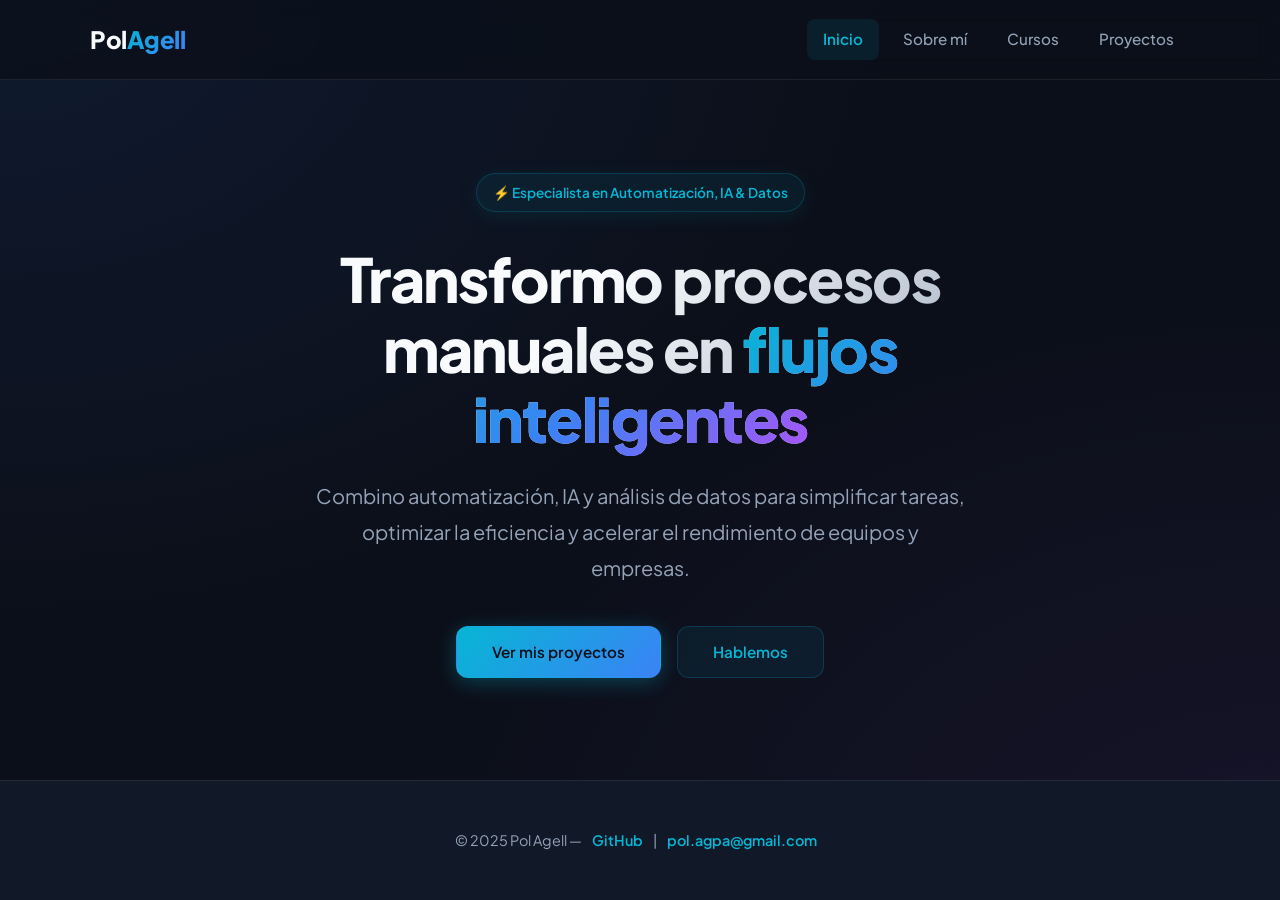
<file: index.html>
<!DOCTYPE html>
<html lang="es">
<head>
  <meta charset="UTF-8">
  <meta name="viewport" content="width=device-width, initial-scale=1.0">
  <title>Pol Agell | Portfolio</title>
  <link rel="stylesheet" href="style.css">
</head>
<body>
  <!-- Menú de Navegación Global -->
  <nav class="navbar">
    <div class="nav-container">
      <a href="index.html" class="nav-logo">Pol<span>Agell</span></a>
      <div class="nav-links">
        <a href="index.html" class="nav-link active">Inicio</a>
        <a href="about.html" class="nav-link">Sobre mí</a>
        <a href="courses.html" class="nav-link">Cursos</a>
        <a href="projects.html" class="nav-link">Proyectos</a>
      </div>
    </div>
  </nav>

  <!-- Hero Section Centrado -->
  <main class="container">
    <section class="hero">
      <div class="hero-badge">⚡ Especialista en Automatización, IA & Datos</div>
      <h1 class="hero-title">Transformo procesos manuales en <span>flujos inteligentes</span></h1>
      <p class="hero-description">Combino automatización, IA y análisis de datos para simplificar tareas, optimizar la eficiencia y acelerar el rendimiento de equipos y empresas.</p>
      <div class="hero-buttons">
        <a class="btn btn-primary" href="projects.html">Ver mis proyectos</a>
        <a class="btn btn-secondary" href="mailto:pol.agpa@gmail.com">Hablemos</a>
      </div>
    </section>
  </main>

  <!-- Pie de página unificado -->
  <footer>
    <p>© 2025 Pol Agell — <a href="https://github.com/polagell" target="_blank">GitHub</a> | <a href="mailto:pol.agpa@gmail.com">pol.agpa@gmail.com</a></p>
  </footer>
</body>
</html>
</file>
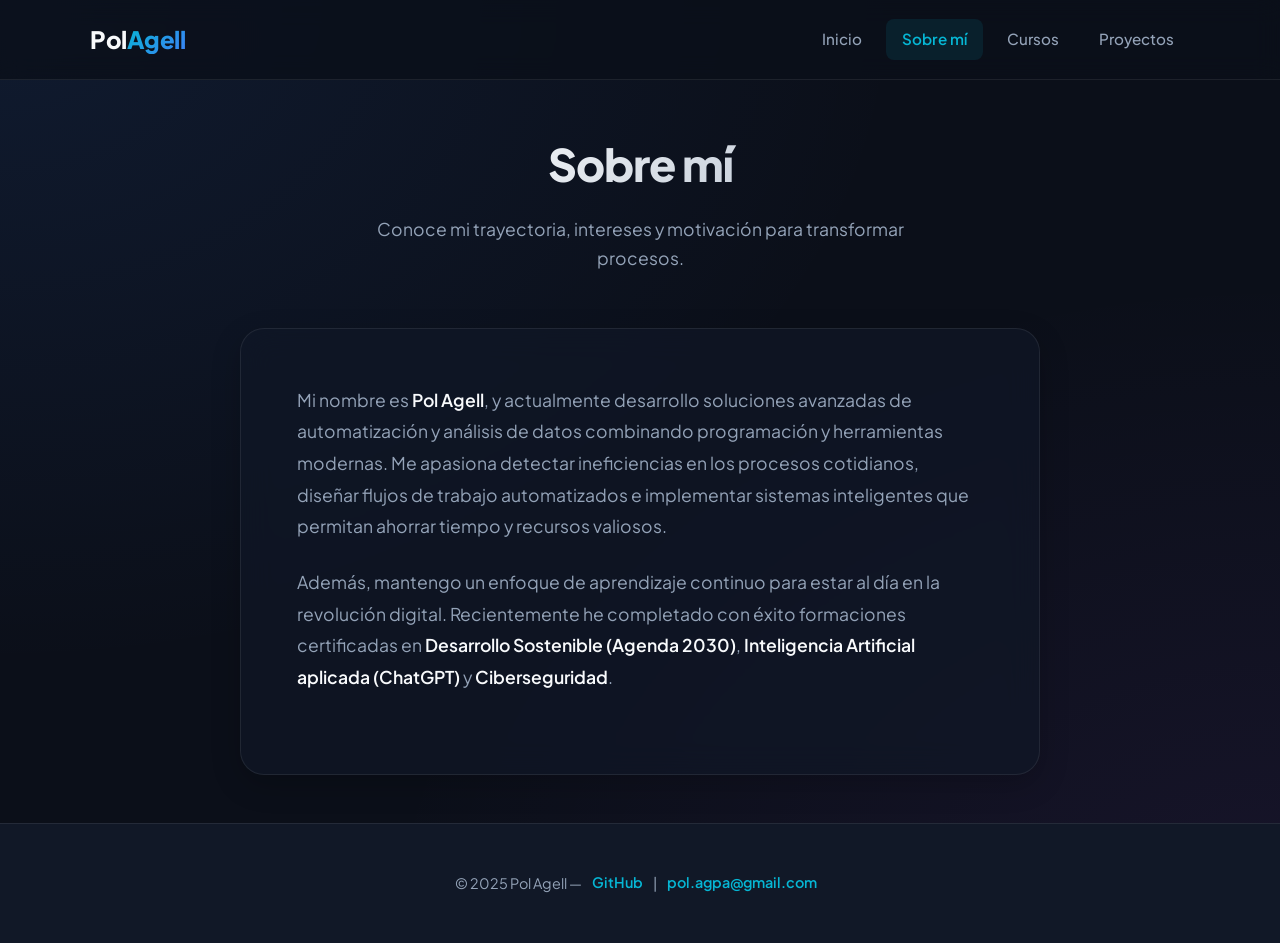
<file: about.html>
<!DOCTYPE html>
<html lang="es">
<head>
  <meta charset="UTF-8">
  <meta name="viewport" content="width=device-width, initial-scale=1.0">
  <title>Sobre mí | Pol Agell</title>
  <link rel="stylesheet" href="style.css">
</head>
<body>
  <!-- Menú de Navegación Global -->
  <nav class="navbar">
    <div class="nav-container">
      <a href="index.html" class="nav-logo">Pol<span>Agell</span></a>
      <div class="nav-links">
        <a href="index.html" class="nav-link">Inicio</a>
        <a href="about.html" class="nav-link active">Sobre mí</a>
        <a href="courses.html" class="nav-link">Cursos</a>
        <a href="projects.html" class="nav-link">Proyectos</a>
      </div>
    </div>
  </nav>

  <!-- Contenido Principal -->
  <main class="container">
    <header class="page-header">
      <h1>Sobre mí</h1>
      <p>Conoce mi trayectoria, intereses y motivación para transformar procesos.</p>
    </header>

    <section class="about-content">
      <p>Mi nombre es <strong>Pol Agell</strong>, y actualmente desarrollo soluciones avanzadas de automatización y análisis de datos combinando programación y herramientas modernas. Me apasiona detectar ineficiencias en los procesos cotidianos, diseñar flujos de trabajo automatizados e implementar sistemas inteligentes que permitan ahorrar tiempo y recursos valiosos.</p>

      <p>Además, mantengo un enfoque de aprendizaje continuo para estar al día en la revolución digital. Recientemente he completado con éxito formaciones certificadas en <strong>Desarrollo Sostenible (Agenda 2030)</strong>, <strong>Inteligencia Artificial aplicada (ChatGPT)</strong> y <strong>Ciberseguridad</strong>.</p>
    </section>
  </main>

  <!-- Pie de página unificado -->
  <footer>
    <p>© 2025 Pol Agell — <a href="https://github.com/polagell" target="_blank">GitHub</a> | <a href="mailto:pol.agpa@gmail.com">pol.agpa@gmail.com</a></p>
  </footer>
</body>
</html>
</file>
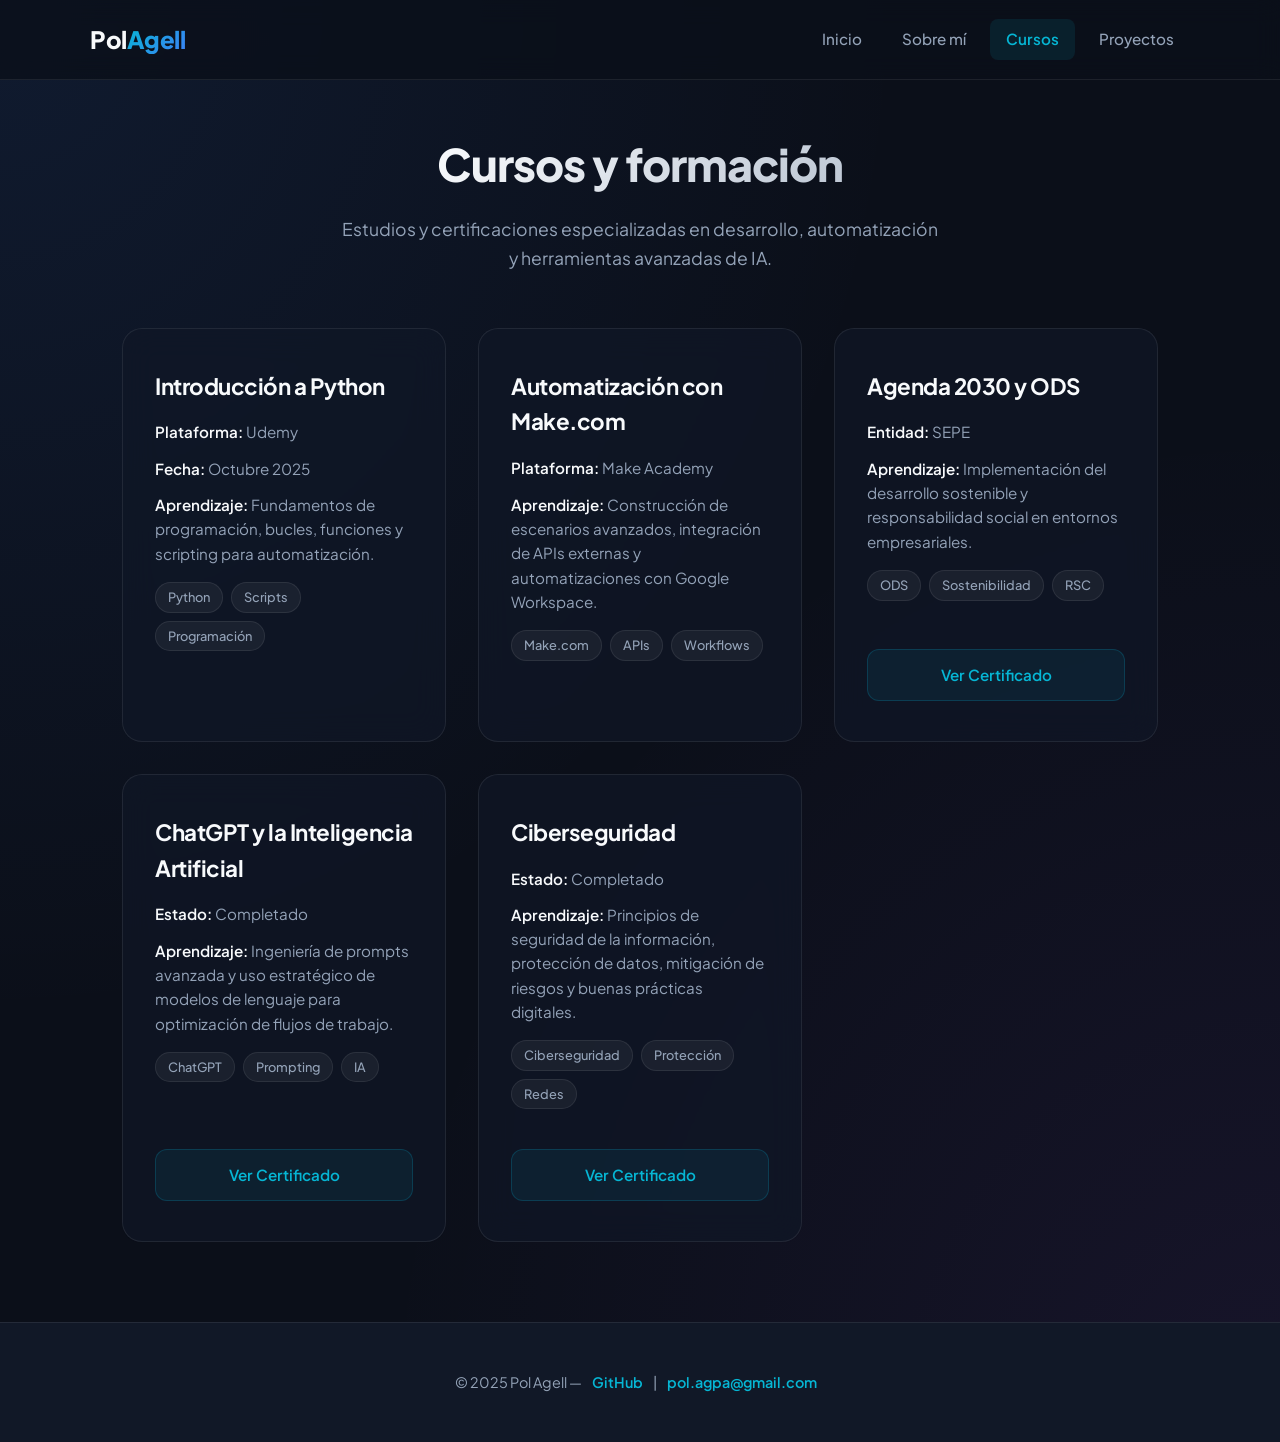
<file: courses.html>
<!DOCTYPE html>
<html lang="es">
<head>
  <meta charset="UTF-8">
  <meta name="viewport" content="width=device-width, initial-scale=1.0">
  <title>Cursos y Formación | Pol Agell</title>
  <link rel="stylesheet" href="style.css">
</head>
<body>
  <!-- Menú de Navegación Global -->
  <nav class="navbar">
    <div class="nav-container">
      <a href="index.html" class="nav-logo">Pol<span>Agell</span></a>
      <div class="nav-links">
        <a href="index.html" class="nav-link">Inicio</a>
        <a href="about.html" class="nav-link">Sobre mí</a>
        <a href="courses.html" class="nav-link active">Cursos</a>
        <a href="projects.html" class="nav-link">Proyectos</a>
      </div>
    </div>
  </nav>

  <!-- Contenido Principal -->
  <main class="container">
    <header class="page-header">
      <h1>Cursos y formación</h1>
      <p>Estudios y certificaciones especializadas en desarrollo, automatización y herramientas avanzadas de IA.</p>
    </header>

    <section class="grid">
      <!-- Tarjeta: Python -->
      <div class="card">
        <div class="card-content">
          <h3>Introducción a Python</h3>
          <p><b>Plataforma:</b> Udemy</p>
          <p><b>Fecha:</b> Octubre 2025</p>
          <p><b>Aprendizaje:</b> Fundamentos de programación, bucles, funciones y scripting para automatización.</p>
          <div class="tech-list">
            <span class="tech-tag">Python</span>
            <span class="tech-tag">Scripts</span>
            <span class="tech-tag">Programación</span>
          </div>
        </div>
      </div>

      <!-- Tarjeta: Make.com -->
      <div class="card">
        <div class="card-content">
          <h3>Automatización con Make.com</h3>
          <p><b>Plataforma:</b> Make Academy</p>
          <p><b>Aprendizaje:</b> Construcción de escenarios avanzados, integración de APIs externas y automatizaciones con Google Workspace.</p>
          <div class="tech-list">
            <span class="tech-tag">Make.com</span>
            <span class="tech-tag">APIs</span>
            <span class="tech-tag">Workflows</span>
          </div>
        </div>
      </div>

      <!-- Tarjeta: Agenda 2030 -->
      <div class="card">
        <div class="card-content">
          <h3>Agenda 2030 y ODS</h3>
          <p><b>Entidad:</b> SEPE</p>
          <p><b>Aprendizaje:</b> Implementación del desarrollo sostenible y responsabilidad social en entornos empresariales.</p>
          <div class="tech-list">
            <span class="tech-tag">ODS</span>
            <span class="tech-tag">Sostenibilidad</span>
            <span class="tech-tag">RSC</span>
          </div>
        </div>
        <a href="Diploma desarrollosost.pdf" target="_blank" class="btn btn-secondary">Ver Certificado</a>
      </div>

      <!-- Tarjeta: ChatGPT y la IA -->
      <div class="card">
        <div class="card-content">
          <h3>ChatGPT y la Inteligencia Artificial</h3>
          <p><b>Estado:</b> Completado</p>
          <p><b>Aprendizaje:</b> Ingeniería de prompts avanzada y uso estratégico de modelos de lenguaje para optimización de flujos de trabajo.</p>
          <div class="tech-list">
            <span class="tech-tag">ChatGPT</span>
            <span class="tech-tag">Prompting</span>
            <span class="tech-tag">IA</span>
          </div>
        </div>
        <a href="Diploma chatgpt.pdf" target="_blank" class="btn btn-secondary">Ver Certificado</a>
      </div>

      <!-- Tarjeta: Ciberseguridad -->
      <div class="card">
        <div class="card-content">
          <h3>Ciberseguridad</h3>
          <p><b>Estado:</b> Completado</p>
          <p><b>Aprendizaje:</b> Principios de seguridad de la información, protección de datos, mitigación de riesgos y buenas prácticas digitales.</p>
          <div class="tech-list">
            <span class="tech-tag">Ciberseguridad</span>
            <span class="tech-tag">Protección</span>
            <span class="tech-tag">Redes</span>
          </div>
        </div>
        <a href="Diploma ciberseguridad.pdf" target="_blank" class="btn btn-secondary">Ver Certificado</a>
      </div>
    </section>
  </main>

  <!-- Pie de página unificado -->
  <footer>
    <p>© 2025 Pol Agell — <a href="https://github.com/polagell" target="_blank">GitHub</a> | <a href="mailto:pol.agpa@gmail.com">pol.agpa@gmail.com</a></p>
  </footer>
</body>
</html>
</file>
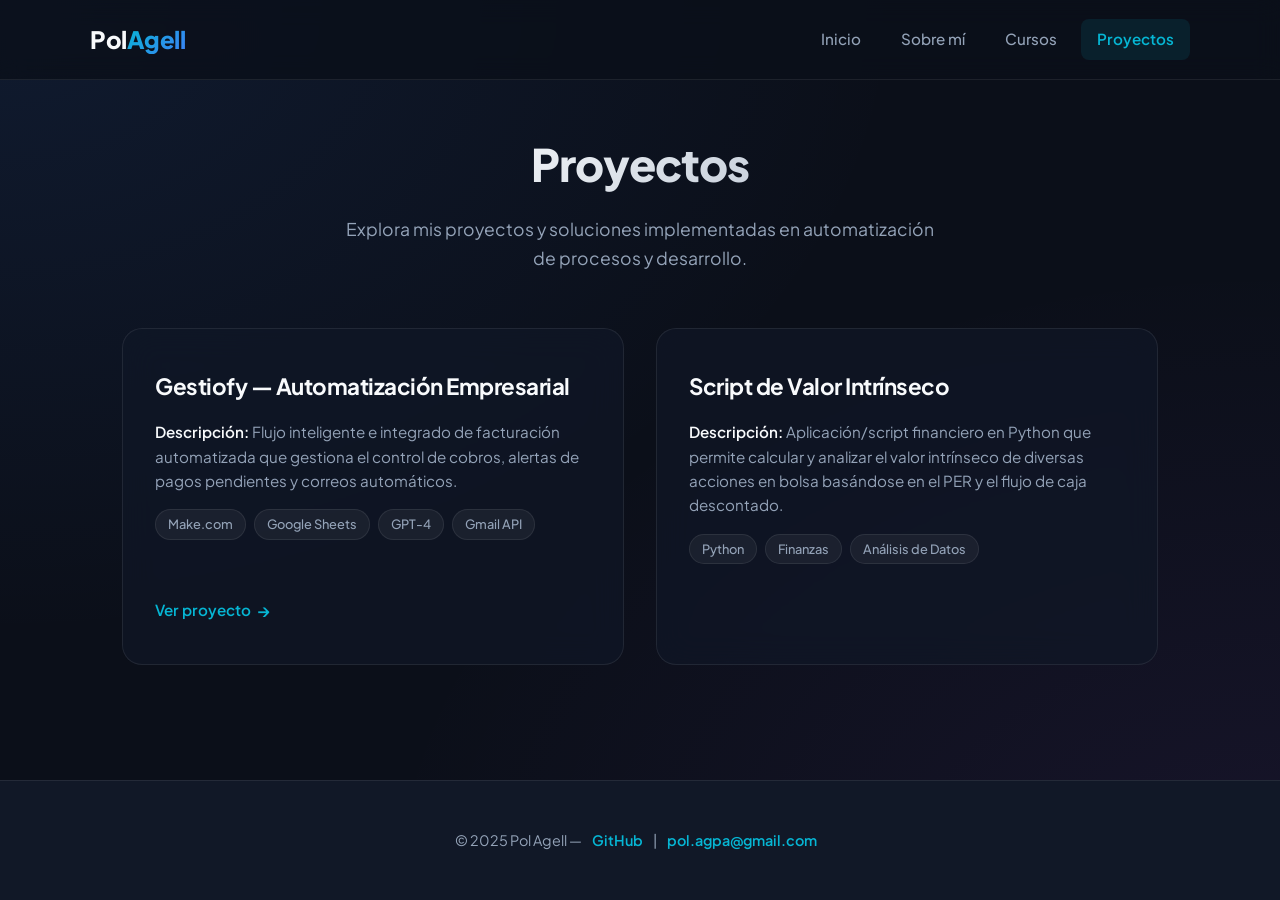
<file: projects.html>
<!DOCTYPE html>
<html lang="es">
<head>
  <meta charset="UTF-8">
  <meta name="viewport" content="width=device-width, initial-scale=1.0">
  <title>Proyectos | Pol Agell</title>
  <link rel="stylesheet" href="style.css">
</head>
<body>
  <!-- Menú de Navegación Global -->
  <nav class="navbar">
    <div class="nav-container">
      <a href="index.html" class="nav-logo">Pol<span>Agell</span></a>
      <div class="nav-links">
        <a href="index.html" class="nav-link">Inicio</a>
        <a href="about.html" class="nav-link">Sobre mí</a>
        <a href="courses.html" class="nav-link">Cursos</a>
        <a href="projects.html" class="nav-link active">Proyectos</a>
      </div>
    </div>
  </nav>

  <!-- Contenido Principal -->
  <main class="container">
    <header class="page-header">
      <h1>Proyectos</h1>
      <p>Explora mis proyectos y soluciones implementadas en automatización de procesos y desarrollo.</p>
    </header>

    <section class="grid">
      <!-- Proyecto: Gestiofy -->
      <div class="card">
        <div class="card-content">
          <h3>Gestiofy — Automatización Empresarial</h3>
          <p><b>Descripción:</b> Flujo inteligente e integrado de facturación automatizada que gestiona el control de cobros, alertas de pagos pendientes y correos automáticos.</p>
          <div class="tech-list">
            <span class="tech-tag">Make.com</span>
            <span class="tech-tag">Google Sheets</span>
            <span class="tech-tag">GPT-4</span>
            <span class="tech-tag">Gmail API</span>
          </div>
        </div>
        <a href="https://gestiofy.github.io/gestiofyweb/" target="_blank" class="card-link">Ver proyecto</a>
      </div>

      <!-- Proyecto: Python Valuación Acciones -->
      <div class="card">
        <div class="card-content">
          <h3>Script de Valor Intrínseco</h3>
          <p><b>Descripción:</b> Aplicación/script financiero en Python que permite calcular y analizar el valor intrínseco de diversas acciones en bolsa basándose en el PER y el flujo de caja descontado.</p>
          <div class="tech-list">
            <span class="tech-tag">Python</span>
            <span class="tech-tag">Finanzas</span>
            <span class="tech-tag">Análisis de Datos</span>
          </div>
        </div>
      </div>
    </section>
  </main>

  <!-- Pie de página unificado -->
  <footer>
    <p>© 2025 Pol Agell — <a href="https://github.com/polagell" target="_blank">GitHub</a> | <a href="mailto:pol.agpa@gmail.com">pol.agpa@gmail.com</a></p>
  </footer>
</body>
</html>
</file>
<file: style.css>
@import url('https://fonts.googleapis.com/css2?family=Plus+Jakarta+Sans:wght@300;400;500;600;700;800&display=swap');

:root {
  --bg-primary: #0B0F19;
  --bg-secondary: #111827;
  --primary: #3B82F6;          /* Vibrant Electric Blue */
  --primary-glow: rgba(59, 130, 246, 0.15);
  --secondary: #06B6D4;        /* Cyan */
  --accent: #A855F7;           /* Sunset Purple */
  --text-main: #F8FAFC;        /* Crisp White */
  --text-muted: #94A3B8;       /* Slate Gray */
  --card-bg: rgba(17, 24, 39, 0.7);
  --card-border: rgba(255, 255, 255, 0.08);
  --card-border-hover: rgba(6, 182, 212, 0.3);
  --transition: all 0.3s cubic-bezier(0.4, 0, 0.2, 1);
}

* {
  box-sizing: border-box;
  margin: 0;
  padding: 0;
}

body {
  font-family: 'Plus Jakarta Sans', sans-serif;
  background-color: var(--bg-primary);
  background-image: 
    radial-gradient(at 0% 0%, rgba(59, 130, 246, 0.1) 0px, transparent 50%),
    radial-gradient(at 100% 100%, rgba(168, 85, 247, 0.08) 0px, transparent 50%);
  color: var(--text-main);
  min-height: 100vh;
  display: flex;
  flex-direction: column;
  line-height: 1.6;
  overflow-x: hidden;
}

/* Global Navbar */
.navbar {
  position: sticky;
  top: 0;
  z-index: 100;
  background: rgba(11, 15, 25, 0.8);
  backdrop-filter: blur(12px);
  -webkit-backdrop-filter: blur(12px);
  border-bottom: 1px solid var(--card-border);
  padding: 1.2rem 2rem;
  transition: var(--transition);
}

.nav-container {
  max-width: 1100px;
  margin: 0 auto;
  display: flex;
  justify-content: space-between;
  align-items: center;
}

.nav-logo {
  font-size: 1.5rem;
  font-weight: 800;
  text-decoration: none;
  color: var(--text-main);
  letter-spacing: -0.5px;
}

.nav-logo span {
  background: linear-gradient(135deg, var(--secondary) 0%, var(--primary) 100%);
  -webkit-background-clip: text;
  -webkit-text-fill-color: transparent;
}

.nav-links {
  display: flex;
  gap: 0.5rem;
}

.nav-link {
  color: var(--text-muted);
  text-decoration: none;
  font-weight: 500;
  font-size: 0.95rem;
  padding: 0.5rem 1rem;
  border-radius: 8px;
  transition: var(--transition);
}

.nav-link:hover {
  color: var(--text-main);
  background: rgba(255, 255, 255, 0.05);
}

.nav-link.active {
  color: var(--secondary);
  background: rgba(6, 182, 212, 0.1);
  font-weight: 600;
}

/* Main Layout Container */
.container {
  max-width: 1100px;
  width: 100%;
  margin: 0 auto;
  padding: 3rem 2rem;
  flex: 1;
}

.page-header {
  text-align: center;
  margin-bottom: 3.5rem;
}

.page-header h1 {
  font-size: 2.8rem;
  font-weight: 800;
  letter-spacing: -1px;
  margin-bottom: 1rem;
  background: linear-gradient(135deg, var(--text-main) 30%, var(--text-muted) 100%);
  -webkit-background-clip: text;
  -webkit-text-fill-color: transparent;
}

.page-header p {
  color: var(--text-muted);
  font-size: 1.1rem;
  max-width: 600px;
  margin: 0 auto;
}

/* Centered Hero Section (index.html) */
.hero {
  display: flex;
  flex-direction: column;
  align-items: center;
  justify-content: center;
  text-align: center;
  min-height: calc(75vh - 80px);
  max-width: 800px;
  margin: 0 auto;
  padding: 2rem 1rem;
}

.hero-badge {
  display: inline-flex;
  align-items: center;
  gap: 0.5rem;
  background: rgba(6, 182, 212, 0.08);
  border: 1px solid rgba(6, 182, 212, 0.2);
  color: var(--secondary);
  padding: 0.5rem 1rem;
  border-radius: 99px;
  font-size: 0.85rem;
  font-weight: 600;
  margin-bottom: 2rem;
  box-shadow: 0 4px 20px rgba(6, 182, 212, 0.1);
}

.hero-title {
  font-size: 3.8rem;
  font-weight: 800;
  line-height: 1.15;
  letter-spacing: -1.5px;
  margin-bottom: 1.5rem;
  background: linear-gradient(135deg, var(--text-main) 40%, var(--text-muted) 100%);
  -webkit-background-clip: text;
  -webkit-text-fill-color: transparent;
}

.hero-title span {
  background: linear-gradient(135deg, var(--secondary) 0%, var(--primary) 50%, var(--accent) 100%);
  -webkit-background-clip: text;
  -webkit-text-fill-color: transparent;
}

.hero-description {
  font-size: 1.25rem;
  color: var(--text-muted);
  max-width: 650px;
  margin: 0 auto 2.5rem;
  line-height: 1.8;
}

.hero-buttons {
  display: flex;
  gap: 1rem;
  justify-content: center;
  align-items: center;
}

/* Glassmorphism Cards Grid */
.grid {
  display: grid;
  grid-template-columns: repeat(auto-fit, minmax(300px, 1fr));
  gap: 2rem;
  margin-bottom: 2rem;
}

.card {
  background: var(--card-bg);
  border: 1px solid var(--card-border);
  border-radius: 20px;
  padding: 2.5rem 2rem;
  backdrop-filter: blur(16px);
  -webkit-backdrop-filter: blur(16px);
  transition: var(--transition);
  position: relative;
  overflow: hidden;
  display: flex;
  flex-direction: column;
  justify-content: space-between;
}

.card::before {
  content: '';
  position: absolute;
  top: 0;
  left: 0;
  right: 0;
  height: 2px;
  background: linear-gradient(90deg, transparent, var(--secondary), transparent);
  opacity: 0;
  transition: var(--transition);
}

.card:hover {
  transform: translateY(-6px);
  border-color: var(--card-border-hover);
  box-shadow: 0 20px 40px rgba(6, 182, 212, 0.05);
}

.card:hover::before {
  opacity: 1;
}

.card-content {
  margin-bottom: 1.5rem;
}

.card h3 {
  font-size: 1.4rem;
  font-weight: 700;
  color: var(--text-main);
  margin-bottom: 1rem;
  letter-spacing: -0.5px;
}

.card p {
  color: var(--text-muted);
  font-size: 0.95rem;
  margin-bottom: 0.75rem;
  line-height: 1.6;
}

.card b {
  color: var(--text-main);
  font-weight: 600;
}

/* Custom Tag Badges inside Cards */
.tech-list {
  display: flex;
  flex-wrap: wrap;
  gap: 0.5rem;
  margin-top: 1rem;
  margin-bottom: 1rem;
}

.tech-tag {
  background: rgba(255, 255, 255, 0.05);
  border: 1px solid rgba(255, 255, 255, 0.08);
  color: var(--text-muted);
  padding: 0.25rem 0.75rem;
  border-radius: 99px;
  font-size: 0.8rem;
  font-weight: 500;
  transition: var(--transition);
}

.card:hover .tech-tag {
  border-color: rgba(6, 182, 212, 0.15);
  color: var(--text-main);
}

/* Styled Buttons */
.btn {
  display: inline-flex;
  align-items: center;
  justify-content: center;
  padding: 0.8rem 2.2rem;
  border-radius: 12px;
  font-weight: 600;
  font-size: 0.95rem;
  text-decoration: none;
  cursor: pointer;
  transition: var(--transition);
  border: 1px solid transparent;
}

.btn-primary {
  background: linear-gradient(135deg, var(--secondary) 0%, var(--primary) 100%);
  color: var(--bg-primary);
  box-shadow: 0 4px 20px rgba(6, 182, 212, 0.3);
}

.btn-primary:hover {
  transform: translateY(-3px);
  box-shadow: 0 8px 30px rgba(6, 182, 212, 0.5);
}

.btn-secondary {
  background: rgba(6, 182, 212, 0.08);
  border: 1px solid rgba(6, 182, 212, 0.2);
  color: var(--secondary);
}

.btn-secondary:hover {
  background: var(--secondary);
  color: var(--bg-primary);
  box-shadow: 0 4px 15px rgba(6, 182, 212, 0.2);
  transform: translateY(-3px);
}

/* Clean Custom Action Links (Replaces Purple visited links) */
.card-link {
  display: inline-flex;
  align-items: center;
  gap: 0.4rem;
  color: var(--secondary);
  text-decoration: none;
  font-weight: 600;
  font-size: 0.95rem;
  transition: var(--transition);
  margin-top: 1rem;
}

.card-link::after {
  content: '→';
  font-size: 1.1rem;
  transition: transform 0.2s cubic-bezier(0.4, 0, 0.2, 1);
}

.card-link:hover {
  color: var(--text-main);
}

.card-link:hover::after {
  transform: translateX(5px);
}

/* Standardized Footer */
footer {
  background: var(--bg-secondary);
  border-top: 1px solid var(--card-border);
  padding: 3rem 2rem;
  text-align: center;
  color: var(--text-muted);
  font-size: 0.9rem;
  margin-top: auto;
}

footer p {
  max-width: 1100px;
  margin: 0 auto;
}

footer a {
  color: var(--secondary);
  text-decoration: none;
  font-weight: 600;
  transition: var(--transition);
  padding: 0.2rem 0.5rem;
  border-radius: 4px;
}

footer a:hover {
  color: var(--text-main);
  background: rgba(6, 182, 212, 0.1);
}

/* Content Layout (about section) */
.about-content {
  background: var(--card-bg);
  border: 1px solid var(--card-border);
  border-radius: 24px;
  padding: 3.5rem;
  backdrop-filter: blur(16px);
  -webkit-backdrop-filter: blur(16px);
  max-width: 800px;
  margin: 0 auto;
  box-shadow: 0 10px 30px rgba(0,0,0,0.2);
}

.about-content p {
  font-size: 1.1rem;
  color: var(--text-muted);
  line-height: 1.8;
  margin-bottom: 1.5rem;
}

.about-content p strong {
  color: var(--text-main);
  font-weight: 600;
}

/* Responsive adjustments */
@media (max-width: 768px) {
  .navbar {
    padding: 1rem;
  }
  
  .nav-container {
    flex-direction: column;
    gap: 1rem;
  }
  
  .nav-links {
    width: 100%;
    justify-content: center;
  }
  
  .hero-title {
    font-size: 2.5rem;
  }
  
  .hero-description {
    font-size: 1.1rem;
  }
  
  .hero-buttons {
    flex-direction: column;
    width: 100%;
  }
  
  .btn {
    width: 100%;
  }
  
  .container {
    padding: 2rem 1rem;
  }
  
  .about-content {
    padding: 2rem 1.5rem;
  }
}
</file>
